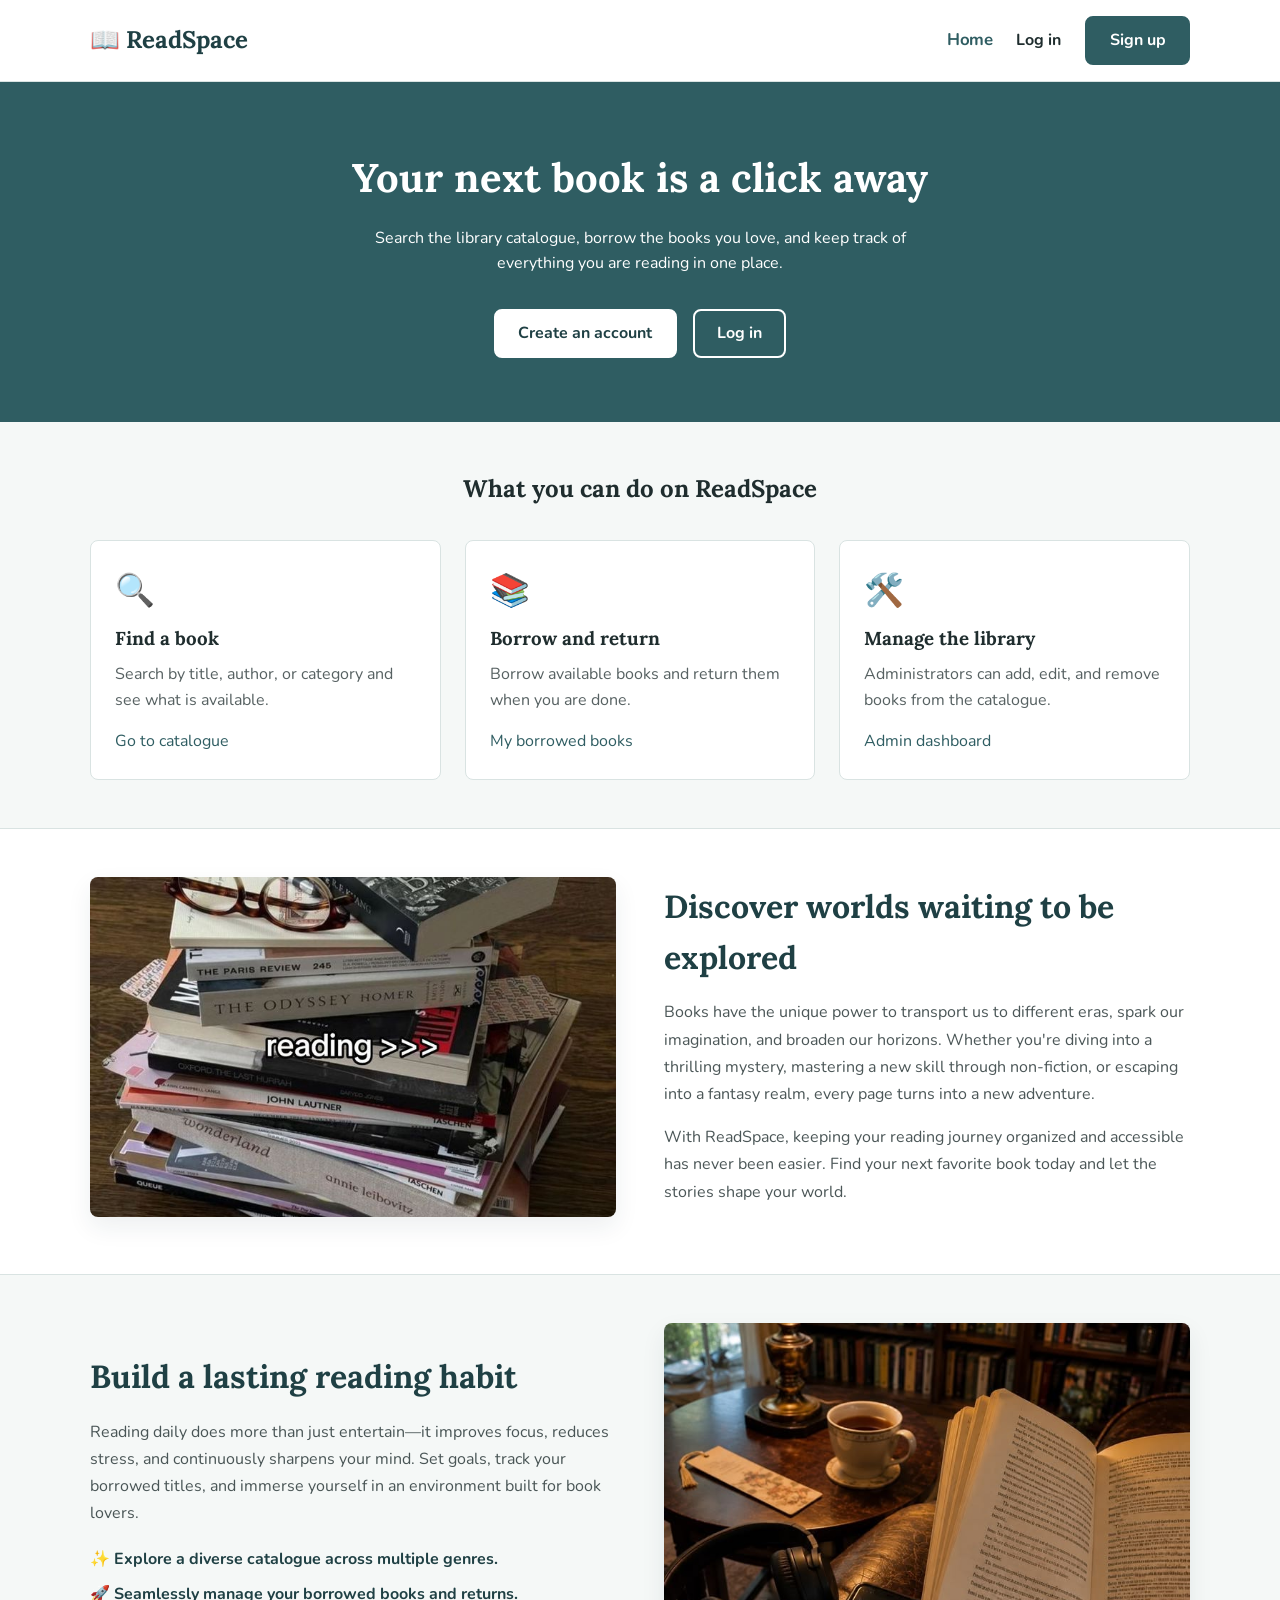
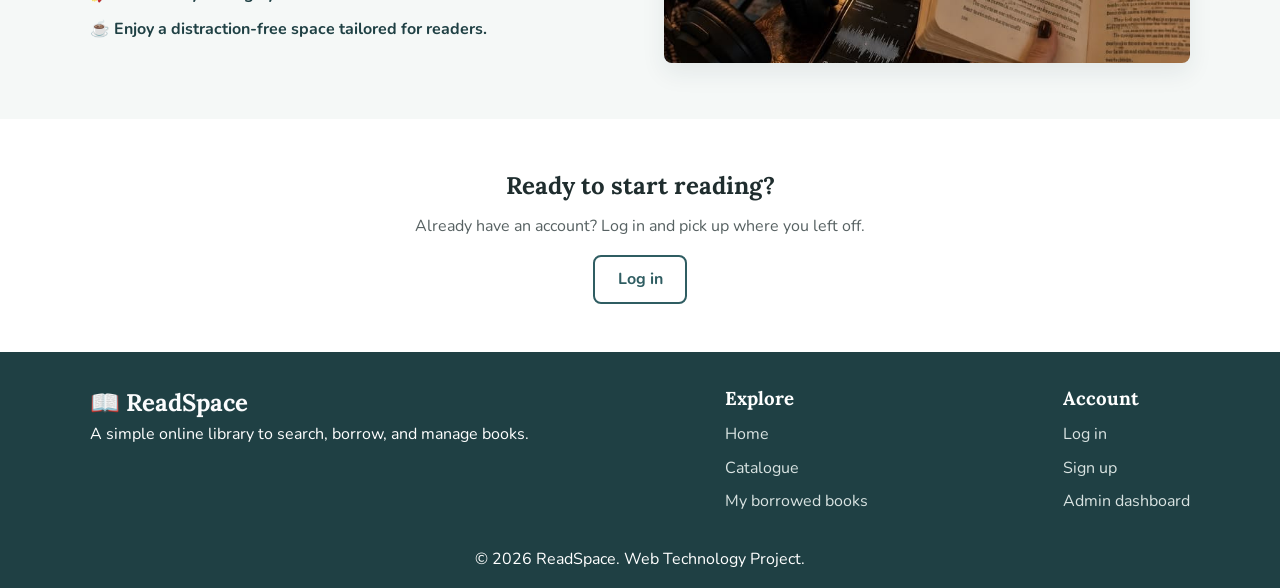
<file: index.html>
<!DOCTYPE html>
<html lang="en">
  <head>
    <meta charset="UTF-8" />
    <meta name="viewport" content="width=device-width, initial-scale=1.0" />
    <title>ReadSpace</title>
    <link rel="icon" href="assets/images/favicon.svg" type="image/svg+xml" />
    <link rel="stylesheet" href="assets/css/style.css" />
    <link rel="stylesheet" href="assets/css/1-home.css" />
    <script src="assets/js/storage.js" defer></script>
    <script src="assets/js/auth.js" defer></script>
    <script src="assets/js/validation.js" defer></script>
    <script src="assets/js/nav.js" defer></script>
    <script src="assets/js/home.js" defer></script>
  </head>

  <body>
    <!-- Navbar (built by nav.js) -->
    <header class="navbar"></header>

    <main>
      <!-- Hero sec -->
      <section class="hero">
        <div class="container">
          <h1>Your next book is a click away</h1>
          <p>
            Search the library catalogue, borrow the books you love, and keep
            track of everything you are reading in one place.
          </p>
          <!-- Buttons are built by home.js according to the role -->
          <div class="hero-actions" id="hero-actions"></div>
        </div>
      </section>

      <!-- What you can do -->
      <section class="section">
        <div class="container">
          <h2 class="section-title">What you can do on ReadSpace</h2>
          <div class="features">
            <article class="feature-card" data-roles="guest user">
              <div class="feature-icon">🔍</div>
              <h3>Find a book</h3>
              <p>Search by title, author, or category and see what is available.</p>
              <a href="4-catalogue.html">Go to catalogue</a>
            </article>

            <article class="feature-card" data-roles="guest user">
              <div class="feature-icon">📚</div>
              <h3>Borrow and return</h3>
              <p>Borrow available books and return them when you are done.</p>
              <a href="6-my-borrowed-books.html">My borrowed books</a>
            </article>

            <article class="feature-card" data-roles="guest admin">
              <div class="feature-icon">🛠️</div>
              <h3>Manage the library</h3>
              <p>Administrators can add, edit, and remove books from the catalogue.</p>
              <a href="7-admin-dashboard.html">Admin dashboard</a>
            </article>
          </div>
        </div>
      </section>

      <!-- About Reading & Books -->
      <section class="section about-books reading-books alt-bg">
        <div class="container about-container">
          <div class="about-image">
            <img src="assets/images/bookslover.jfif" alt="Stack of books and reading cozy vibes" />
          </div>
          <div class="about-text">
            <h2>Discover worlds waiting to be explored</h2>
            <p>
              Books have the unique power to transport us to different eras, spark our imagination, and broaden our horizons. Whether you're diving into a thrilling mystery, mastering a new skill through non-fiction, or escaping into a fantasy realm, every page turns into a new adventure.
            </p>
            <p>
              With ReadSpace, keeping your reading journey organized and accessible has never been easier. Find your next favorite book today and let the stories shape your world.
            </p>
          </div>
        </div>
      </section>

      <!-- Reading Habit -->
      <section class="section ">
        <div class="container about-container">
          <div class="about-text">
            <h2>Build a lasting reading habit</h2>
            <p>
              Reading daily does more than just entertain—it improves focus, reduces stress, and continuously sharpens your mind. Set goals, track your borrowed titles, and immerse yourself in an environment built for book lovers.
            </p>
            <ul class="habit-list">
              <li>✨ Explore a diverse catalogue across multiple genres.</li>
              <li>🚀 Seamlessly manage your borrowed books and returns.</li>
              <li>☕ Enjoy a distraction-free space tailored for readers.</li>
            </ul>
          </div>
          <div class="about-image">
            <img src="assets/images/cozyreading.jfif" alt="Cozy reading corner with warm lighting" />
          </div>
        </div>
      </section>

      <!-- Call to action (shown to guests only, controlled by home.js) -->
      <section class="section cta" id="cta-section">
        <div class="container">
          <h2>Ready to start reading?</h2>
          <p>Already have an account? Log in and pick up where you left off.</p>
          <a href="3-login.html" class="btn btn-outline">Log in</a>
        </div>
      </section>
    </main>

    <!--  Footer  -->
    <footer class="footer">
      <div class="container">
        <div>
          <div class="logo">
            <a href="index.html">📖 ReadSpace</a>
          </div>
          <p class="footer-text">A simple online library to search, borrow, and manage books.</p>
        </div>

        <div>
          <h3>Explore</h3>
          <ul class="footer-links">
            <li><a href="index.html">Home</a></li>
            <li><a href="4-catalogue.html">Catalogue</a></li>
            <li><a href="6-my-borrowed-books.html">My borrowed books</a></li>
          </ul>
        </div>

        <div>
          <h3>Account</h3>
          <ul class="footer-links">
            <li><a href="3-login.html">Log in</a></li>
            <li><a href="2-signup.html">Sign up</a></li>
            <li><a href="7-admin-dashboard.html">Admin dashboard</a></li>
          </ul>
        </div>
      </div>

      <p class="footer-bottom">&copy; 2026 ReadSpace. Web Technology Project.</p>
    </footer>
  </body>
</html>
</file>
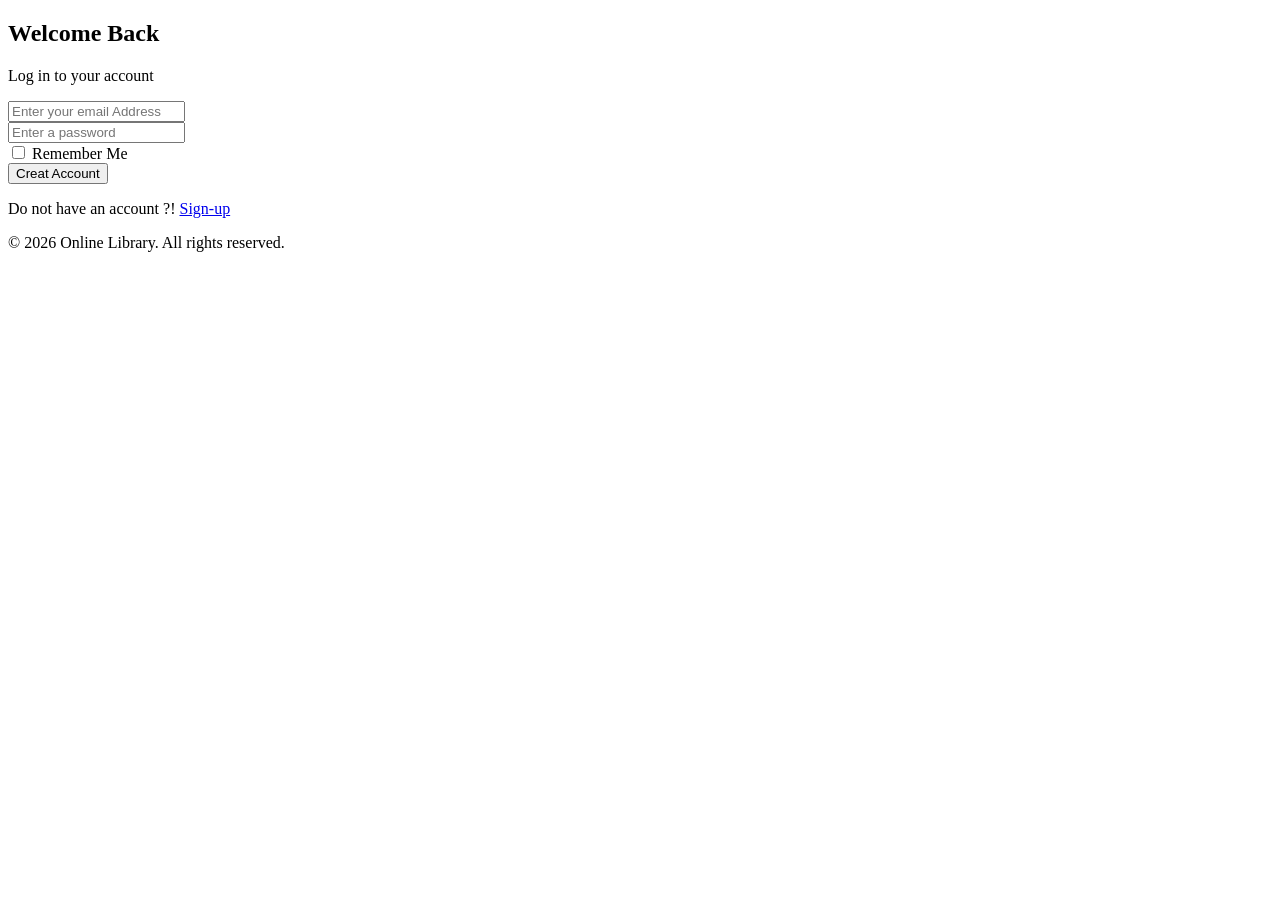
<file: login.html>
<!DOCTYPE html>
<html lang="en">
<head>
    <meta charset="UTF-8">
    <meta name="viewport" content="width=device-width, initial-scale=1.0">
    <meta name="description" content="Log in to your online Library">
    <title> Login | Online Library</title>
</head>
<body>
    <!-- <header>
        <nav aria-label ="Main Navigation">
            <ul>
                <li>
                    <a href="signup.html">Sign Up</a>
                </li>
            </ul>
        </nav>
    </header> -->

    <main>
        <section>
            <h1 id="Login-heading">Welcome Back</h1>
            <p>Log in to your account </p>
            <form action="#" method="post">
                <div>
                    <label for ="email"></label>
                    <input 
                        type = "email"
                        id = "email"
                        name = "email"
                        placeholder="Enter your email Address"
                        autocomplete="email"
                        required > 
                </div>
                <div>
                    <label for ="password"></label>
                    <input 
                        type = "password"
                        id = "password"
                        name = "password"
                        placeholder="Enter a password"
                        autocomplete="current-password"
                        required >
                </div>
                <div>
                    <input 
                        type="checkbox"
                        id="remember-me"
                        name="rememberme">
                    <label for ="remember-me">Remember Me</label>
                </div>
                <button type="submit">Creat Account</button>
            </form>
            <p>
                Do not have an account ?!  
                <a href ="signup.html">Sign-up</a>
            </p>
        </section>
    </main>

    <footer>
        <p>&copy; 2026 Online Library. All rights reserved.</p>
    </footer>
</body>
</html>
</file>
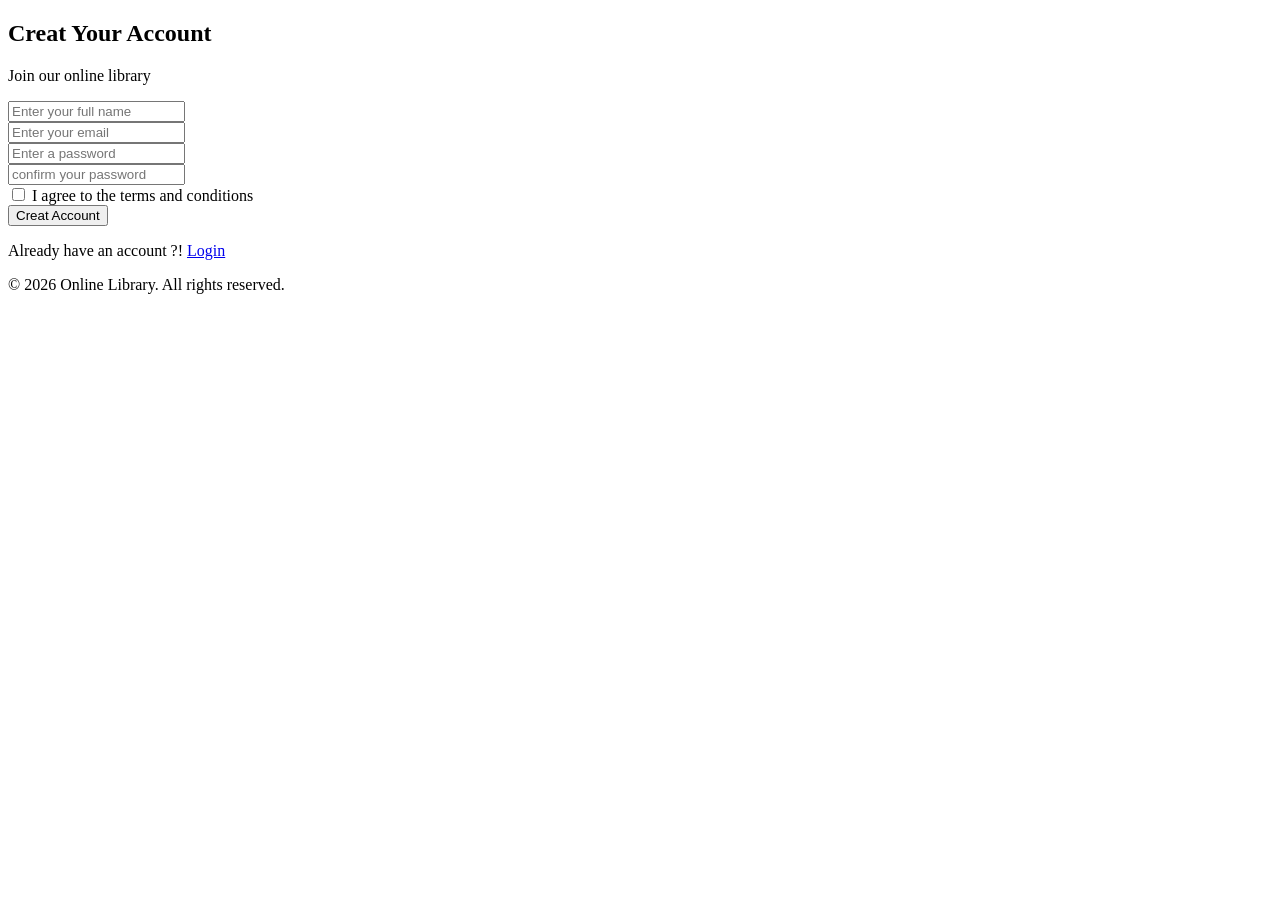
<file: signup.html>
<!DOCTYPE html>
<html lang="en">
<head>
    <meta charset="UTF-8">
    <meta name="viewport" content="width=device-width, initial-scale=1.0">
    <meta name="description" content="Creat an account to explor and borrow books from our online library">
    <title>Sign Up | Online Library</title>
</head>
<body>
    <!-- <header>
        <nav aria-label ="Main Navigation">
            <ul>
                <li>
                    <a href="login.html">Login</a>
                </li>
            </ul>
        </nav>
    </header> -->
    <main>
        <section>
            <h1 id="signup-heading">Creat Your Account</h1>
            <p>Join our online library</p>

            <form action="#" method="post">
                <div>
                    <label for ="full name"></label>
                    <input 
                        type = "text"
                        id = "full name"
                        name = "fullName"
                        placeholder="Enter your full name"
                        required >
                </div>
                <div>
                    <label for ="email"></label>
                    <input 
                        type = "email"
                        id = "email"
                        name = "email"
                        placeholder="Enter your email"
                        required > 
                </div>
                <div>
                    <label for ="password"></label>
                    <input 
                        type = "password"
                        id = "password"
                        name = "password"
                        placeholder="Enter a password"
                        required >  
                </div>
                <div>
                    <label for ="confirm-password"></label>
                    <input 
                        type = "password"
                        id = "confirm-password"
                        name = "ConfirmPassword"
                        placeholder="confirm your password"
                        required >
                </div>
                <div>
                    <input 
                        type="checkbox"
                        id="terms"
                        name="terms"
                        required>
                    <label for ="terms">I agree to the terms and conditions</label>
                </div>

                <button type="submit">Creat Account</button>
            </form>

        </section>
        <p>
        Already have an account ?! 
        <a href ="login.html">Login</a>
    </p>
    </main>

    <footer>
        <p> &copy; 2026 Online Library. All rights reserved.</p>
    </footer>
</body>
</html>
</file>
<file: assets/css/style.css>
@import url("https://fonts.googleapis.com/css2?family=Lora:wght@600;700&family=Nunito:wght@400;700&display=swap");

/* variables */
:root {
  --font-heading: "Lora", serif;
  --font-body: "Nunito", sans-serif;

  --color-primary: #2f5d62;
  --color-primary-dark: #1f4044;
  --color-bg: #f5f8f7;
  --color-surface: #ffffff;
  --color-text: #1f2d2e;
  --color-border: #d9e3e2;

  --radius: 8px;
}

/* base styles */
*, *::before, *::after {
  box-sizing: border-box;
  margin: 0;
  padding: 0;
}

body {
  font-family: var(--font-body);
  color: var(--color-text);
  background-color: var(--color-bg);
  line-height: 1.6;
}

[hidden] {
  display: none !important;
}

h1, h2, h3 {
  font-family: var(--font-heading);
}

a {
  color: var(--color-primary);
  text-decoration: none;
}

.container {
  width: 90%;
  max-width: 1100px;
  margin: 0 auto;
}

.section {
  padding: 3rem 0;
}

.section-title {
  text-align: center;
  margin-bottom: 2rem;
}

/* btns */
.btn {
  display: inline-block;
  padding: 0.6rem 1.4rem;
  border: 2px solid var(--color-primary);
  border-radius: var(--radius);
  font-weight: 700;
  transition: background-color 0.2s ease, color 0.2s ease;
}

.btn-primary {
  background-color: var(--color-primary);
  color: white;
}

.btn-primary:hover {
  background-color: var(--color-primary-dark);
  border-color: var(--color-primary-dark);
}

.btn-outline {
  color: var(--color-primary);
  background-color: transparent;
}

.btn-outline:hover {
  background-color: var(--color-primary);
  color: white;
}

/* Navbar */
.navbar {
  background-color: var(--color-surface);
  border-bottom: 1px solid var(--color-border);
  position: sticky;
  top: 0;
  z-index: 10;
}

.navbar .container {
  display: flex;
  justify-content: space-between;
  align-items: center;
  flex-wrap: wrap;
  padding: 1rem 0;
}

.logo a {
  font-family: var(--font-heading);
  font-size: 1.5rem;
  font-weight: 700;
  color: var(--color-primary-dark);
}

.nav-links {
  list-style: none;
  display: flex;
  align-items: center;
  gap: 1.5rem;
}

.nav-links a {
  color: var(--color-text);
  font-weight: 700;
  transition: transform 0.2s ease, color 0.2s ease;
  display: inline-block;
}


.nav-links a:hover,
.nav-links a.active {
  color: var(--color-primary);
  transform: scale(1.05);
}

.nav-links a.btn {
  color: white;
}



/* Footer */
.footer {
  background-color: var(--color-primary-dark);
  color: white;
  padding: 2rem 0 1rem;
}

.footer .container {
  display: flex;
  justify-content: space-between;
  flex-wrap: wrap;
  gap: 2rem;
}

.footer a {
  color: #d9e3e2;
}

.footer .logo a {
  color: rgb(251, 252, 253);
}

.footer h3 {
  margin-bottom: 0.5rem;
}

.footer-links {
  list-style: none;
  display: flex;
  flex-direction: column;
  gap: 0.5rem;
}
.footer-bottom {
  text-align: center;
  margin-top: 2rem;
}
</file>
<file: assets/css/1-home.css>
.hero {
  background-color: var(--color-primary);
  color: white;
  text-align: center;
  padding: 4rem 0;
}

.hero h1 {
  font-size: 2.5rem;
  margin-bottom: 1rem;
}

.hero p {
  max-width: 600px;
  margin: 0 auto 2rem;
}

.hero-actions {
  display: flex;
  justify-content: center;
  gap: 1rem;
}

.hero .btn-primary {
  background-color: var(--color-surface);
  border-color: var(--color-surface);
  color: var(--color-primary-dark);
}

.hero .btn-primary:hover {
  background-color: var(--color-border);
  border-color: var(--color-border);
}

.hero .btn-outline {
  border-color: white;
  color: white;
}

.hero .btn-outline:hover {
  background-color: white;
  color: var(--color-primary-dark);
}

.features {
  display: flex;
  flex-wrap: wrap;
  gap: 1.5rem;
}

.feature-card {
  flex: 1 1 250px;
  background-color: var(--color-surface);
  border: 1px solid var(--color-border);
  border-radius: var(--radius);
  padding: 1.5rem;
  transition: all 0.3s ease;
}
.feature-card:hover {
  border-color: var(--color-primary);
  box-shadow: 0 0 12px rgba(47, 93, 98, 0.25);
  transform: translateY(-3px); 
}

.feature-card h3 {
  margin: 0.5rem 0;
}

.feature-card p {
  color: var(--color-text);
  opacity: 0.75;
  margin-bottom: 1rem;
}

.feature-icon {
  font-size: 2rem;
}

.about-container {
  display: flex;
  align-items: center;
  gap: 3rem;
}


.about-text {
  flex: 1;
}

.about-text h2 {
  font-size: 2rem;
  margin-bottom: 1rem;
  color: var(--color-primary-dark);
}

.about-text p {
  color: var(--color-text);
  opacity: 0.8;
  margin-bottom: 1rem;
  line-height: 1.7;
}

.about-image {
  flex: 1;
}

.about-image img {
  width: 100%;
  height: 340px;
  object-fit: cover;
  border-radius: var(--radius);
  box-shadow: 0 10px 25px rgba(31, 45, 68, 0.08);
  transition: transform 0.3s ease;
}

.about-image img:hover {
  transform: scale(1.02);
}

.habit-list {
  list-style: none;
  display: flex;
  flex-direction: column;
  gap: 0.6rem;
  margin-top: 1.2rem;
  font-weight: 700;
  color: var(--color-primary-dark);
}
.section.reading-books.alt-bg {
  background-color: var(--color-surface);
  border-top: 1px solid var(--color-border);
  border-bottom: 1px solid var(--color-border);
}


.cta {
  background-color: var(--color-surface);
  text-align: center;
}

.cta p {
  margin: 0.5rem 0 1rem;
  color: var(--color-text);
  opacity: 0.75;
}
</file>
